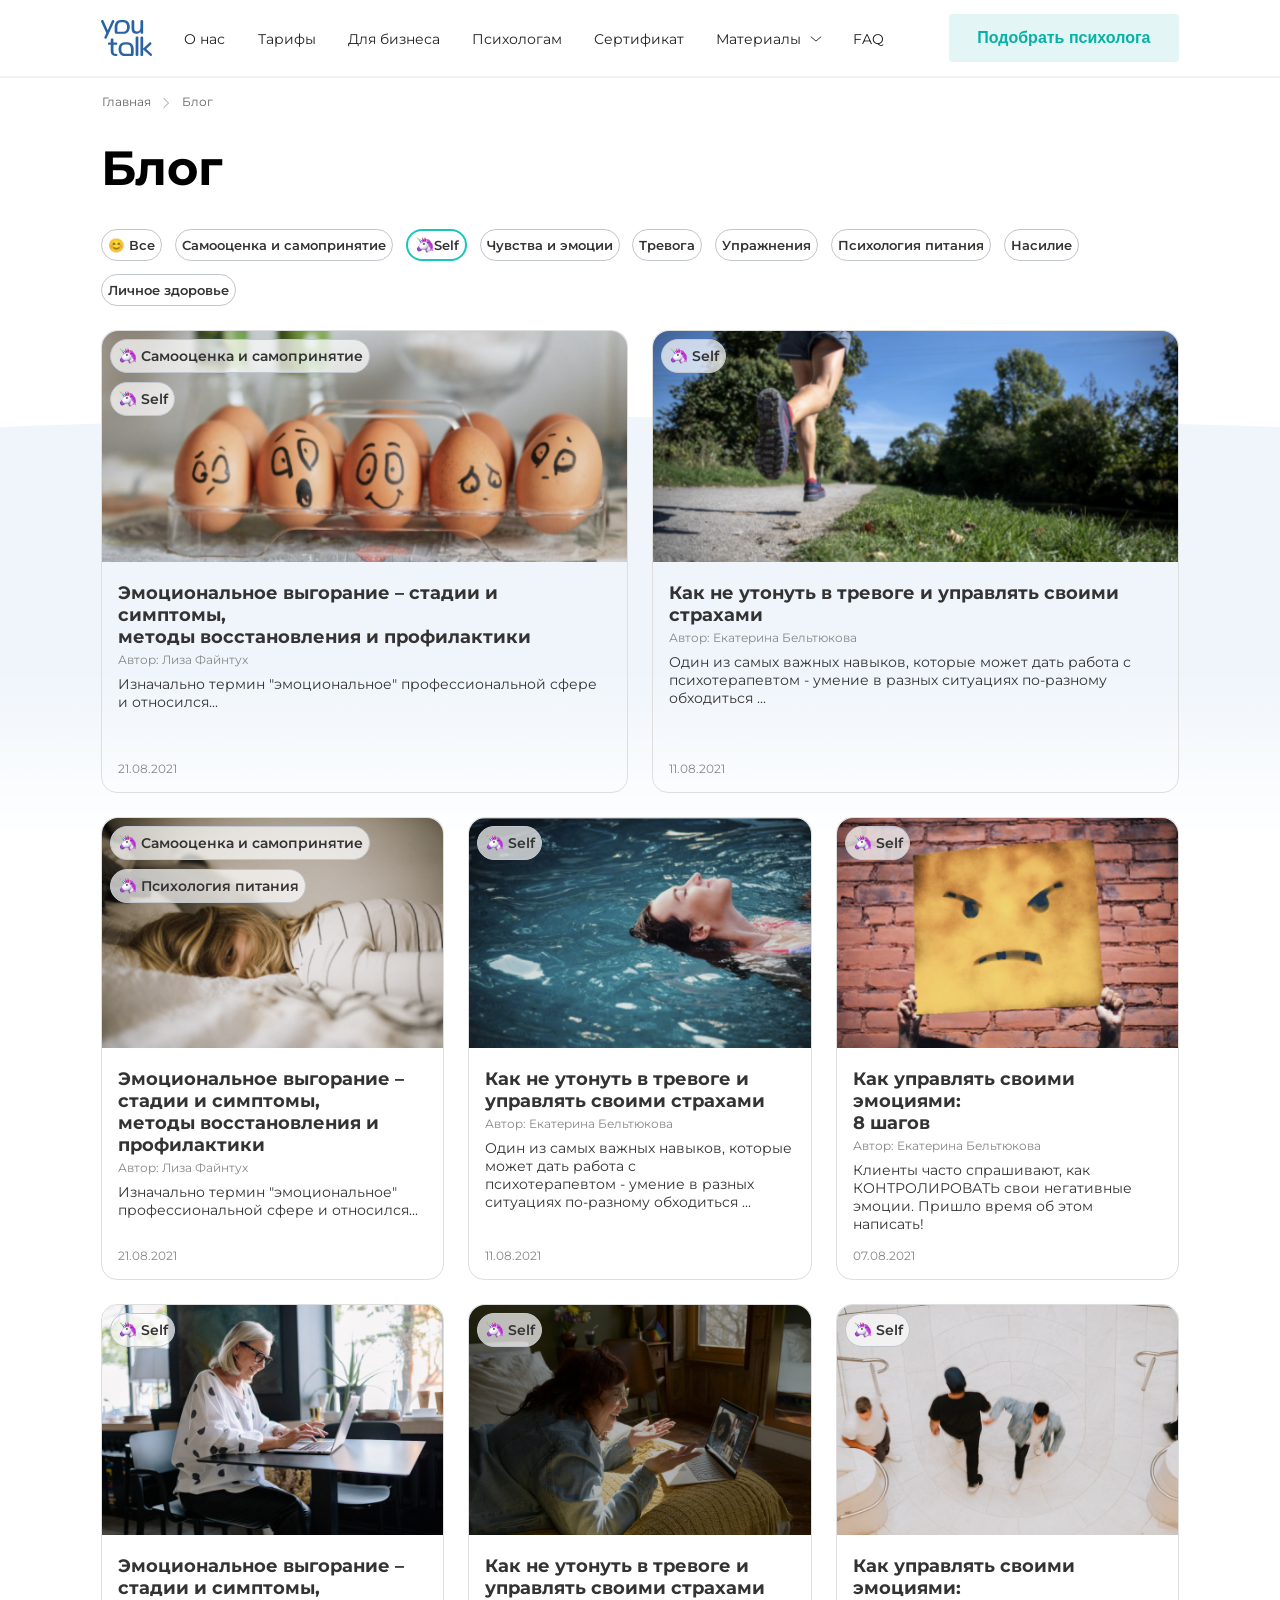
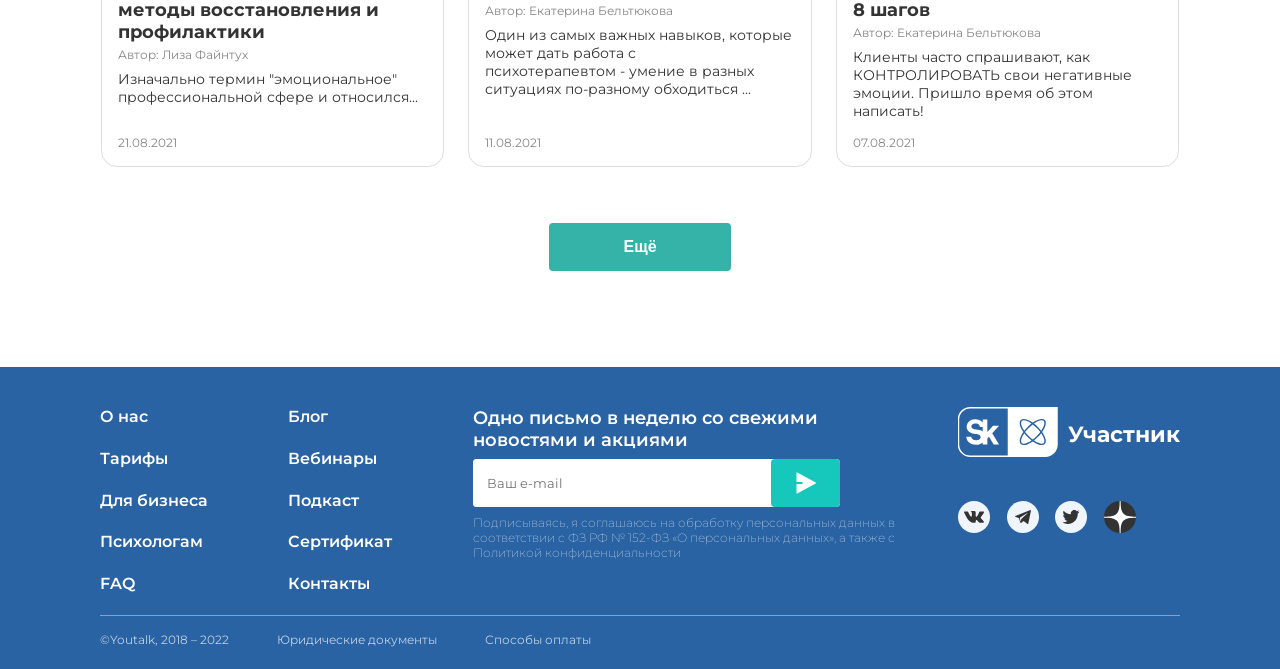
<file: index.html>
<!DOCTYPE html>
<html lang="ru">
<head>
    <meta charset="UTF-8">
    <meta name="viewport" content="width=device-width, initial-scale=1.0">
    <title>YouTalk Blog</title>
    <link rel="stylesheet" href="StylesForYT.css">
</head>
<body>
    <header class="header">   
        <nav class="header__nav">
            <img class="header__img" src="imagesForYT/logo.svg" alt="YouTalk">
            <a href="#" class="header__link">О нас</a>
            <a href="#" class="header__link">Тарифы</a>
            <a href="#" class="header__link">Для бизнеса</a>
            <a href="#" class="header__link">Психологам</a>
            <a href="#" class="header__link">Сертификат</a>
            <a href="#" class="header__link ForArrow">Материалы <img class="header__link_arrow_down" src="imagesForYT/down-arrow.svg" alt="list"></a>
            <a href="#" class="header__link">FAQ</a>
            <button type="button" class="header__btn">Подобрать психолога</button>
            <button type="button" class="header__burger"><svg class="header__burger_svg_color" width="18" height="18" viewBox="0 0 18 18" fill="CurrentColor" xmlns="http://www.w3.org/2000/svg">
                <path d="M0 3C0 2.44772 0.447715 2 1 2H17C17.5523 2 18 2.44772 18 3C18 3.55228 17.5523 4 17 4H1C0.447716 4 0 3.55228 0 3ZM0 9C0 8.44772 0.447715 8 1 8H17C17.5523 8 18 8.44772 18 9C18 9.55228 17.5523 10 17 10H1C0.447716 10 0 9.55228 0 9ZM0 15C0 14.4477 0.447715 14 1 14H17C17.5523 14 18 14.4477 18 15C18 15.5523 17.5523 16 17 16H1C0.447716 16 0 15.5523 0 15Z"/>
                </svg></button>
        </nav>
    </header>
    
    <main class="main">
        <div class="main__add">
        <span class="main__under-nav-1">
            Главная
            <img class="main__under-nav-arr" src="imagesForYT/right-arrow.svg" alt="-">
        </span>
        <span class="main__under-nav-2">
            Блог
        </span>
        </div>
        <h1>Блог</h1>
        <div class="main__buttons-for-navigation">
            <button class="main__btn">&#128522;&#32;Все</button>
            <button class="main__btn">Самооценка и самопринятие</button>
            <button class="main__btn btn-active"><img src="imagesForYT/Unicorn.svg" alt="Unicorn">Self</button>
            <button class="main__btn">Чувства и эмоции</button>
            <button class="main__btn">Тревога</button>
            <button class="main__btn">Упражнения</button>
            <button class="main__btn">Психология питания</button>
            <button class="main__btn">Насилие</button>
            <button class="main__btn">Личное здоровье</button>
        </div>
        <section class="main__grid-section">
            <article class="main__article-1"> <a href="Article.html" target="_blank">
            <img class="main__img-1" src="imagesForYT/Rectangle1.png" alt="eggs">
            <div class="main__unicorn"><img src="imagesForYT/Unicorn.svg" alt="*">Самооценка и самопринятие</div>
            <div class="main__unicorn"><img src="imagesForYT/Unicorn.svg" alt="*">Self</div>
            <div class="main__text-1">
                Эмоциональное выгорание – стадии и симптомы,<br>
                 методы восстановления и профилактики 
                <div class="main__text-1_red_12px"> Автор: Лиза Файнтух </div>
                <div class="main__text-1_red_14px">Изначально термин "эмоциональное" профессиональной сфере и относился... </div>
                <div class="main__time">21.08.2021</div> 
            </div>
            </a>
            </article>

            <article class="main__article-2"> <a href="Article.html" target="_blank">
                <img class="main__img-1" src="imagesForYT/Rectangle2.png" alt="eggs">
                <div class="main__unicorn "><img src="imagesForYT/Unicorn.svg" alt="*"> Self</div>
                <div class="main__text-1">
                    Как не утонуть в тревоге и управлять своими страхами
                    <div class="main__text-1_red_12px"> Автор: Екатерина Бельтюкова </div>
                    <div class="main__text-1_red_14px">Один из самых важных навыков, которые может дать работа с <br>
                    психотерапевтом - умение в разных ситуациях по-разному обходиться ...
                    </div>
                    <div class="main__time">11.08.2021 </div>
                </div>
                </a>
            </article>

            <article class="main__article-3"> <a href="Article.html" target="_blank">
                <img class="main__img-1" src="imagesForYT/Rectangle3.png" alt="eggs">
                <div class="main__unicorn"><img src="imagesForYT/Unicorn.svg" alt="*">Самооценка и самопринятие</div>
                <div class="main__unicorn"><img src="imagesForYT/Unicorn.svg" alt="*">Психология питания</div>
                <div class="main__text-1">
                    Эмоциональное выгорание – стадии и симптомы,<br>
                     методы восстановления и профилактики 
                    <div class="main__text-1_red_12px"> Автор: Лиза Файнтух </div>
                    <div class="main__text-1_red_14px">Изначально термин "эмоциональное" профессиональной сфере и относился... </div>
                    <div class="main__time">21.08.2021</div> 
                </div>
            </a>
            </article>

            <article class="main__article-4"> <a href="Article.html" target="_blank">
                <img class="main__img-1" src="imagesForYT/Rectangle4.png" alt="eggs">
                <div class="main__unicorn"><img src="imagesForYT/Unicorn.svg" alt="*"> Self</div>
                <div class="main__text-1">
                    Как не утонуть в тревоге и управлять своими страхами
                    <div class="main__text-1_red_12px"> Автор: Екатерина Бельтюкова </div>
                    <div class="main__text-1_red_14px">Один из самых важных навыков, которые может дать работа с <br>
                    психотерапевтом - умение в разных ситуациях по-разному обходиться ...
                    </div>
                    <div class="main__time">11.08.2021 </div>
                </div>
            </a>
            </article>

            <article class="main__article-5"> <a href="Article.html" target="_blank">
                <img class="main__img-1" src="imagesForYT/Rectangle5.png" alt="eggs">
                <div class="main__unicorn"><img src="imagesForYT/Unicorn.svg" alt="*"> Self</div>
                <div class="main__text-1">
                    Как управлять своими эмоциями:<br> 8 шагов
                    <div class="main__text-1_red_12px"> Автор: Екатерина Бельтюкова </div>
                    <div class="main__text-1_red_14px">Клиенты часто спрашивают, как КОНТРОЛИРОВАТЬ свои негативные эмоции. Пришло время об этом написать!
                    </div>
                    <div class="main__time">07.08.2021 </div>
                </div>
                </a>
            </article>

            <article class="main__article-6"> <a href="Article.html" target="_blank">
                <img class="main__img-1" src="imagesForYT/Rectangle6.png" alt="eggs">
                <div class="main__unicorn"><img src="imagesForYT/Unicorn.svg" alt="*"> Self</div>
                <div class="main__text-1">
                    Эмоциональное выгорание – стадии и симптомы,<br>
                     методы восстановления и профилактики 
                    <div class="main__text-1_red_12px"> Автор: Лиза Файнтух </div>
                    <div class="main__text-1_red_14px">Изначально термин "эмоциональное" профессиональной сфере и относился... </div>
                    <div class="main__time">21.08.2021</div> 
                </div>
                </a>
            </article>

            <article class="main__article-7"> <a href="Article.html" target="_blank">
                <img class="main__img-1" src="imagesForYT/Rectangle7.png" alt="eggs">
                <div class="main__unicorn"><img src="imagesForYT/Unicorn.svg" alt="*"> Self</div>
                <div class="main__text-1">
                    Как не утонуть в тревоге и управлять своими страхами
                    <div class="main__text-1_red_12px"> Автор: Екатерина Бельтюкова </div>
                    <div class="main__text-1_red_14px">Один из самых важных навыков, которые может дать работа с <br>
                    психотерапевтом - умение в разных ситуациях по-разному обходиться ...
                    </div>
                    <div class="main__time">11.08.2021 </div>
                </div>
                </a>
            </article>

            <article class="main__article-8"> <a href="Article.html" target="_blank">
                <img class="main__img-1" src="imagesForYT/Rectangle8.png" alt="eggs">
                <div class="main__unicorn"><img src="imagesForYT/Unicorn.svg" alt="*"> Self</div>
                <div class="main__text-1">
                    Как управлять своими эмоциями:<br> 8 шагов
                    <div class="main__text-1_red_12px"> Автор: Екатерина Бельтюкова </div>
                    <div class="main__text-1_red_14px">Клиенты часто спрашивают, как КОНТРОЛИРОВАТЬ свои негативные эмоции. Пришло время об этом написать!
                    </div>
                    <div class="main__time">07.08.2021 </div>
                </div>
                </a>
            </article>
        </section>
        <div class="main__btn-more"><button class="main__btn-more-btn">Ещё</button></div>
    </main>

    <footer class="footer">
        <section class="footer__flex">
            <section class="footer__all">
                <div class="footer__nav-1">
                    <a href="#">О нас</a>
                    <a href="#">Тарифы</a>
                    <a href="#">Для бизнеса</a>
                    <a href="#">Психологам</a>
                    <a href="#">FAQ</a>
                </div>
                <div class="footer__nav-2">
                    <a href="#">Блог</a>
                    <a href="#">Вебинары</a>
                    <a href="#">Подкаст</a>
                    <a href="#">Сертификат</a>
                    <a href="#">Контакты</a>
                </div>
                <div class="footer__nav-3">
                    <span class="footer__nav_span_1">Одно письмо в неделю со свежими <br>новостями и акциями</span>
                    <div class="footer__add-3">
                        <input class="footer__add-3_input_email" type="text" placeholder="Ваш e-mail " name="mail"> 
                        <button class="footer__add-3_btn_send"><img src="imagesForYT/ArrowForButton.svg" alt="->"></button>
                    </div>
                    <div class="footer__nav_span_2">Подписываясь, я соглашаюсь на обработку персональных данных в <br>
                        соответствии с ФЗ РФ № 152-ФЗ «О персональных данных», а также с <br>
                        Политикой конфиденциальности</div>
                </div>
                <div class="footer__nav-4">
                    <div class="footer__nav-4-row">
                        <div class="footer__Sk-A"><img src="imagesForYT/frameSk.svg" alt="Sk"></div>
                        <span class="footer__participant">Участник</span>
                    </div>
                    <div class="footer__social-media">
                        <a href="#"><img src="imagesForYT/vk.svg" alt="vk"></a>
                        <a href="#"><img src="imagesForYT/tg.svg" alt="tg"></a>
                        <a href="#"><img src="imagesForYT/twitter.svg" alt="twitter"></a>
                        <a href="#"><img src="imagesForYT/dzen.svg" alt="dzen"></a>
                    </div>
                </div>
            </section>
            <section class="footer__under-line">
                <a href="#">©Youtalk, 2018 – 2022</a>
                <a href="#">Юридические документы</a>
                <a href="#">Способы оплаты</a>
            </section>
        </section>
    </footer>
    <img class="main__big-frame" src="imagesForYT/big-frame.png" alt="*">
</body>
</html>
</file>
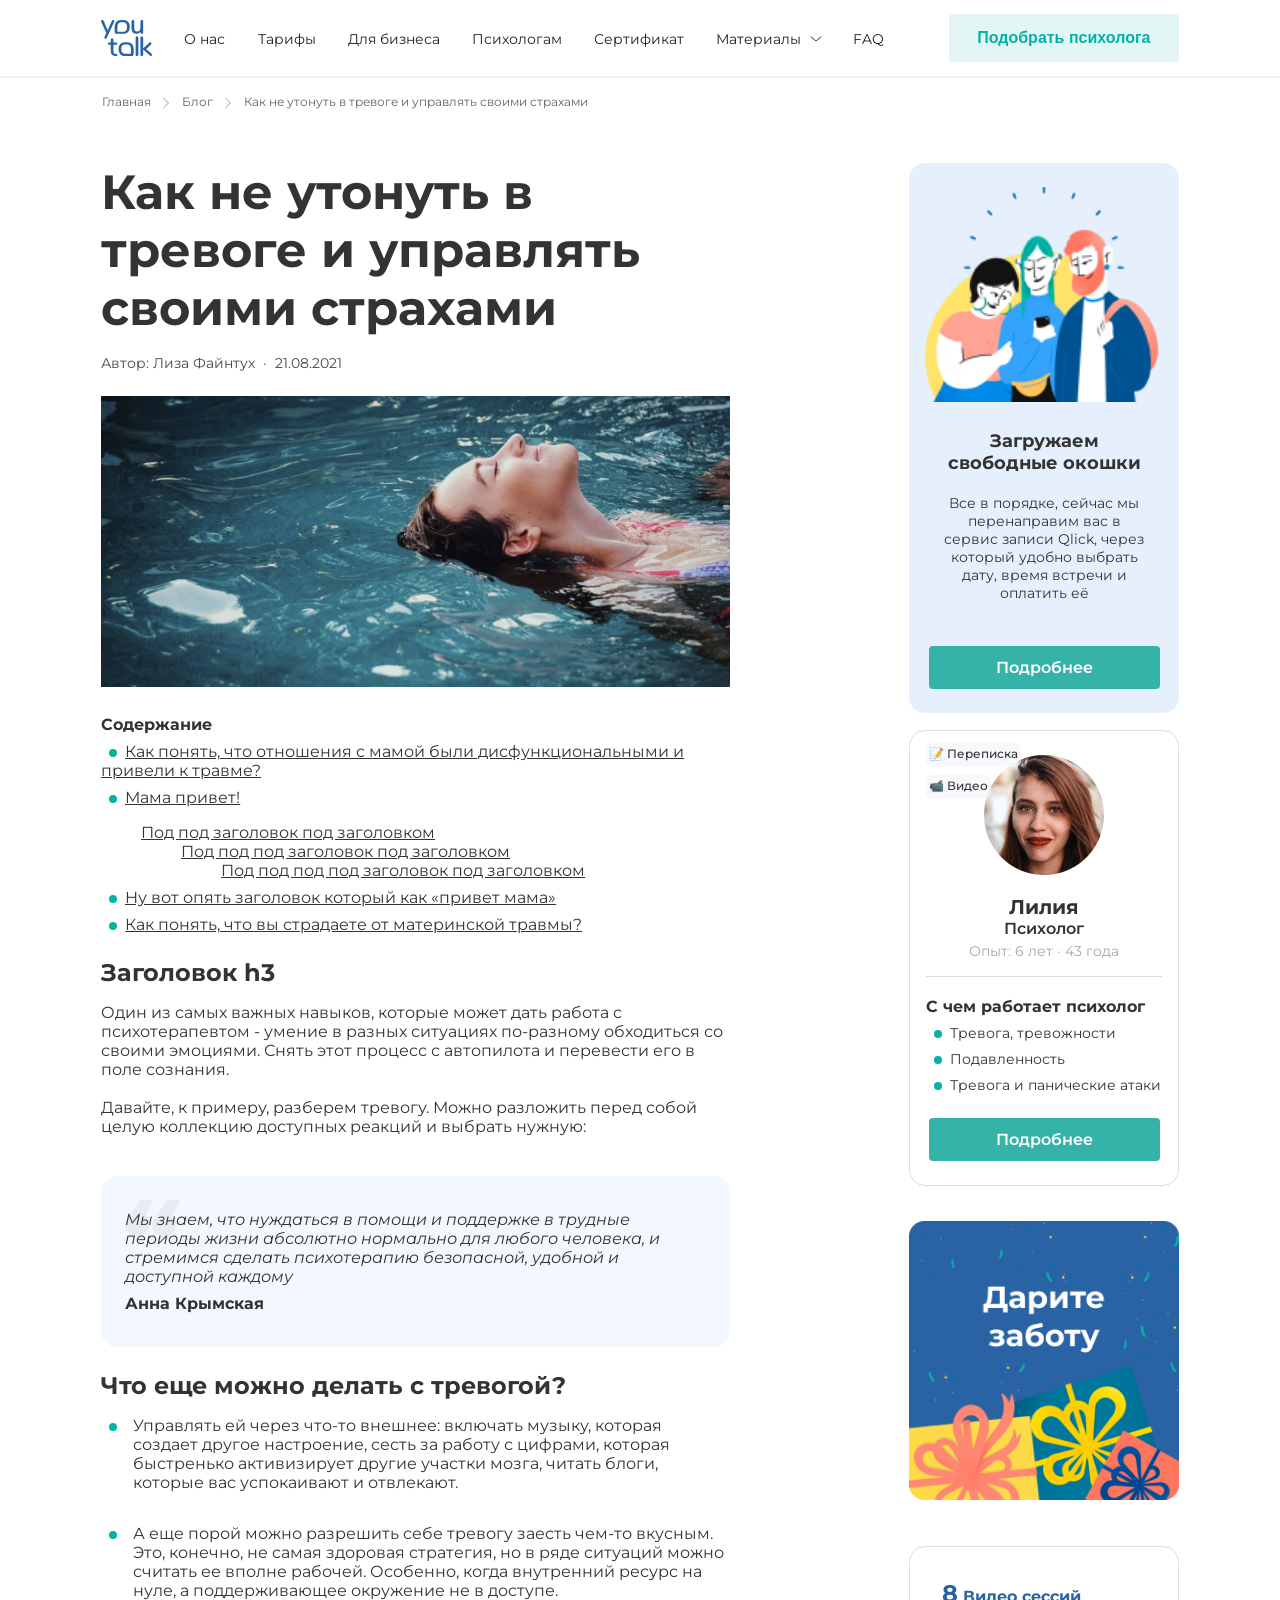
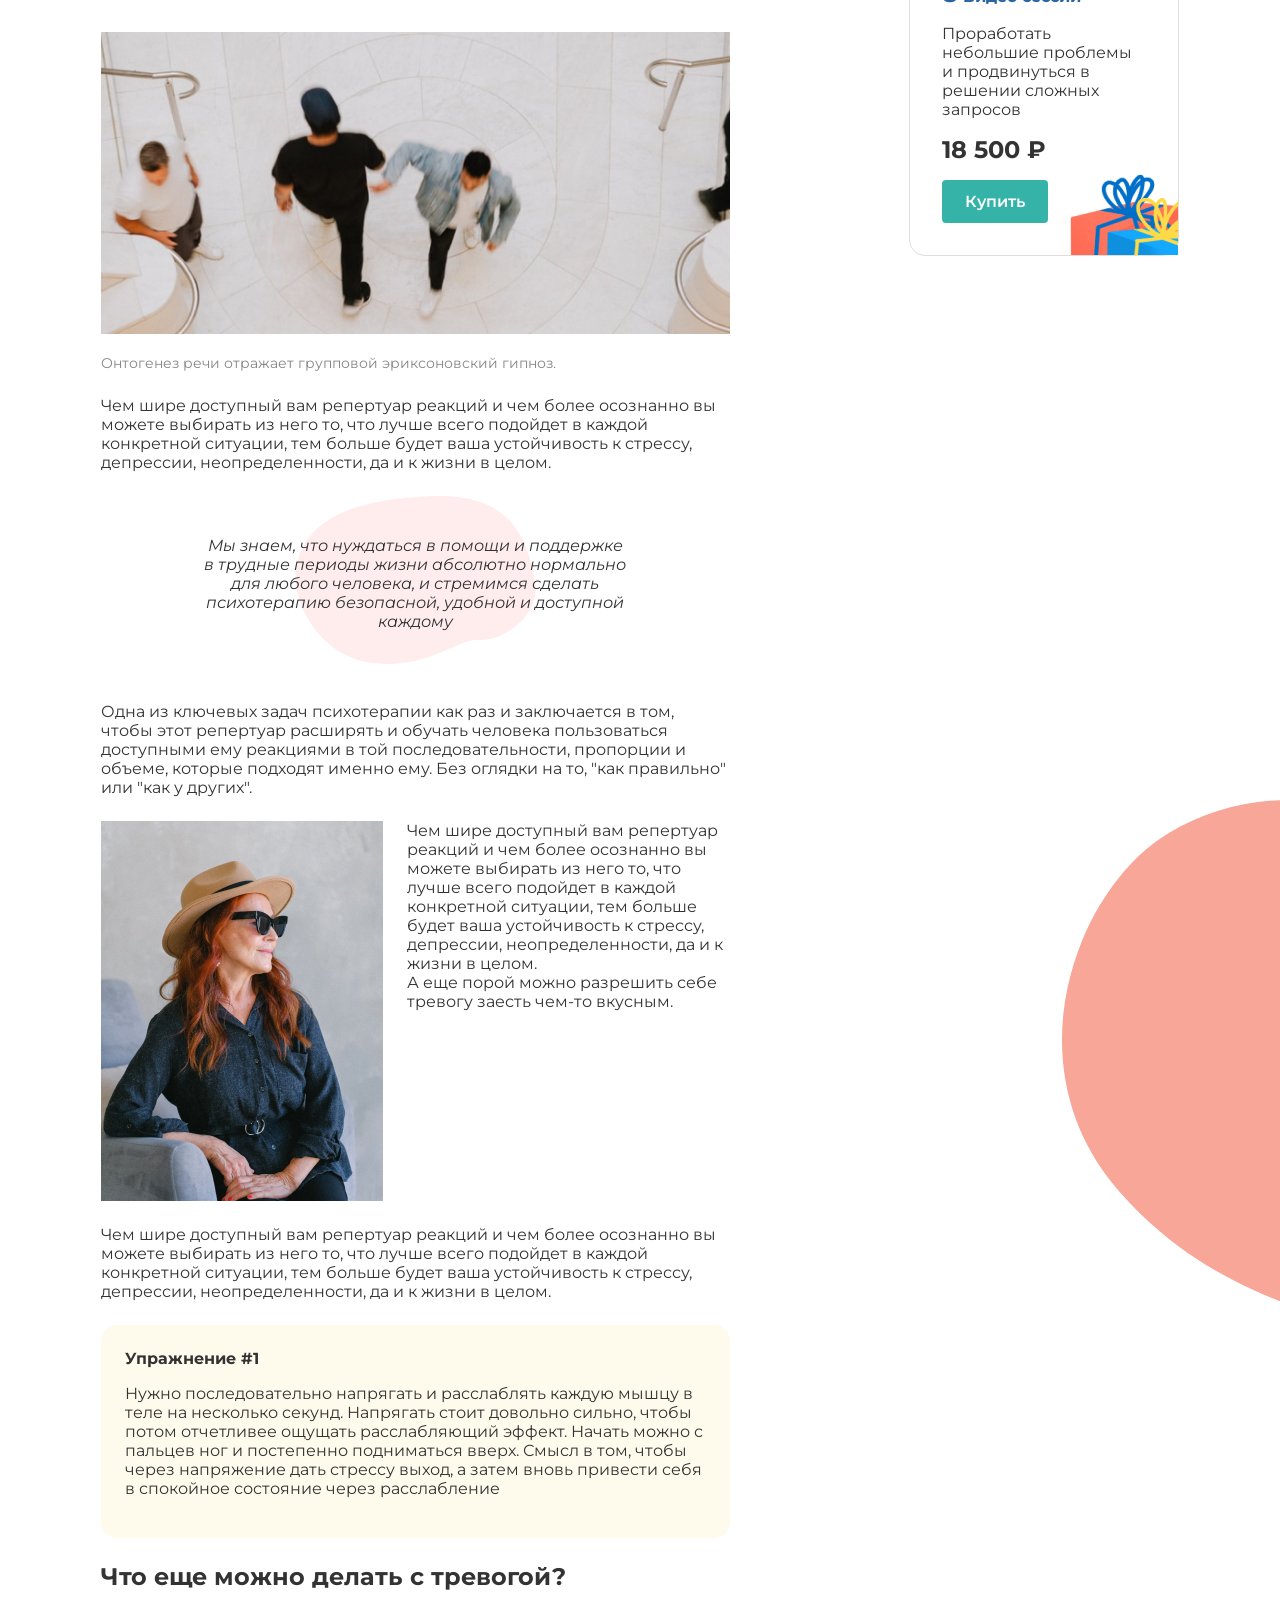
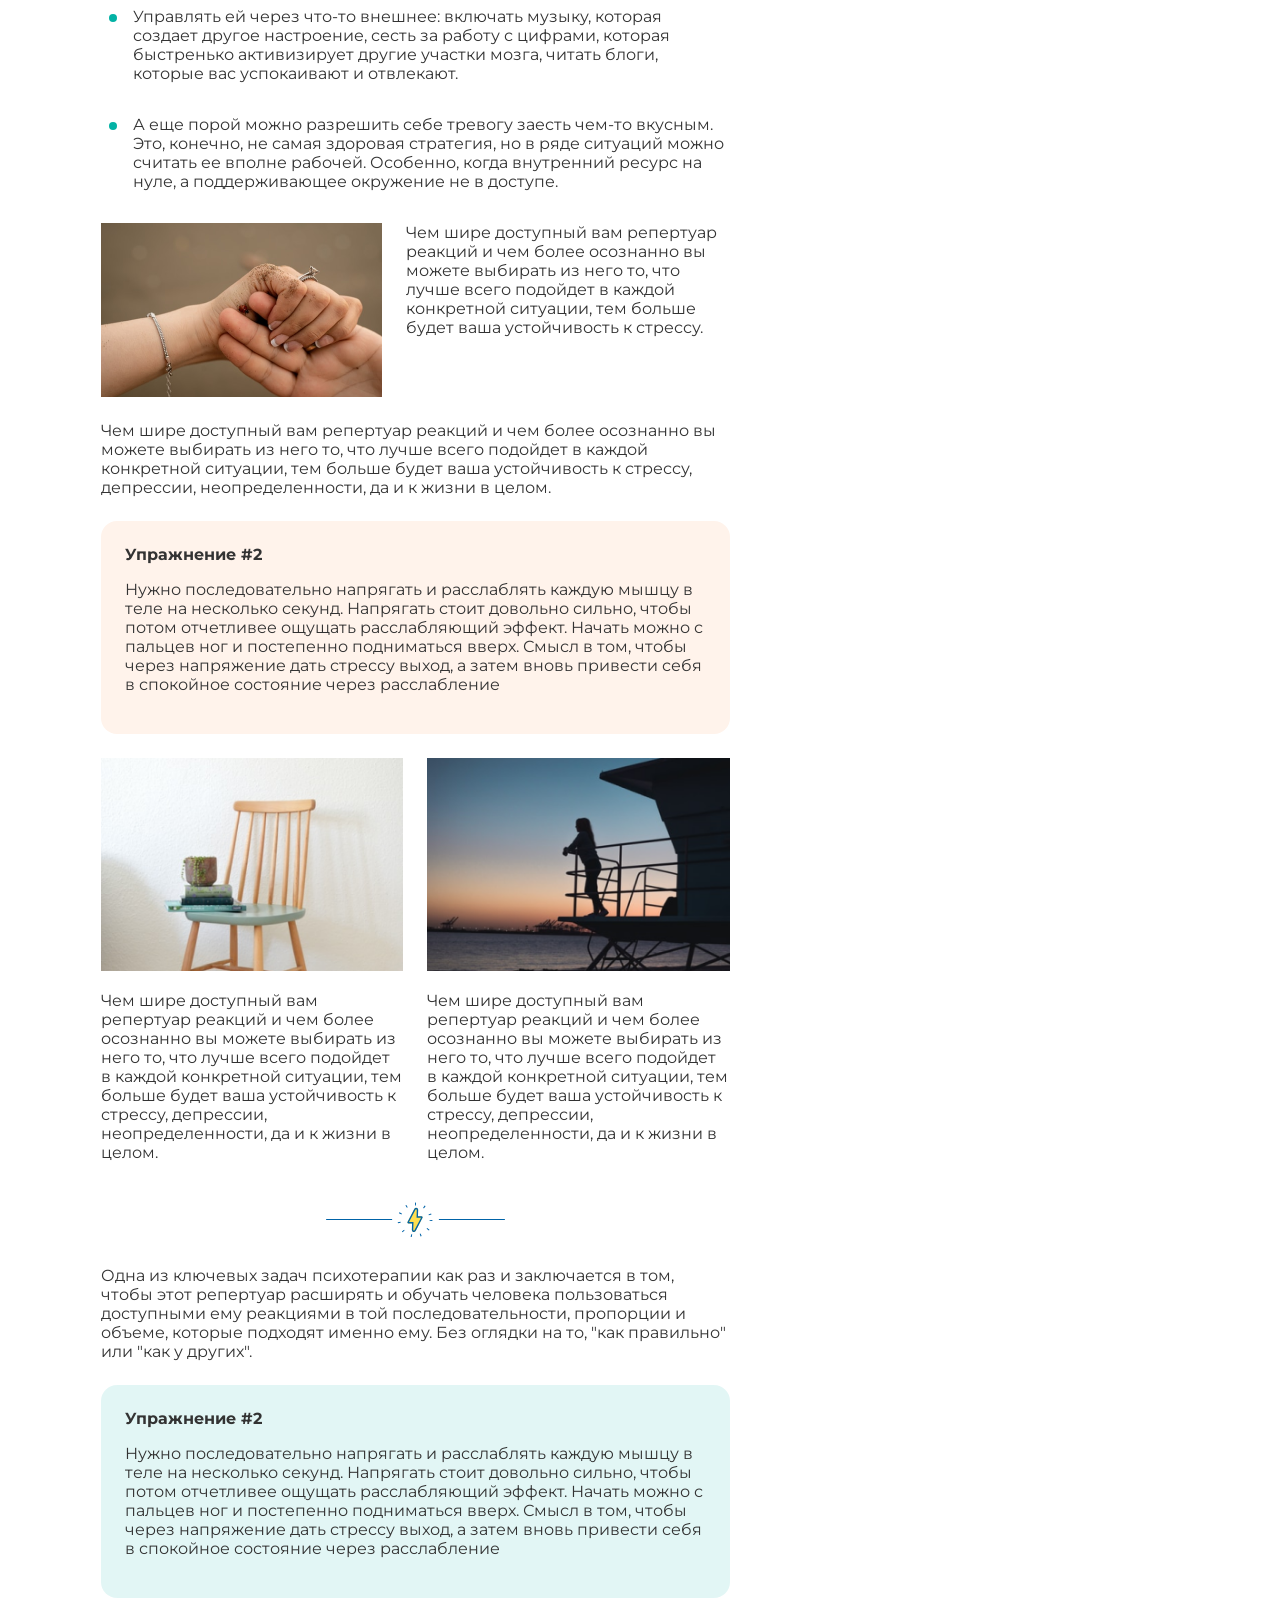
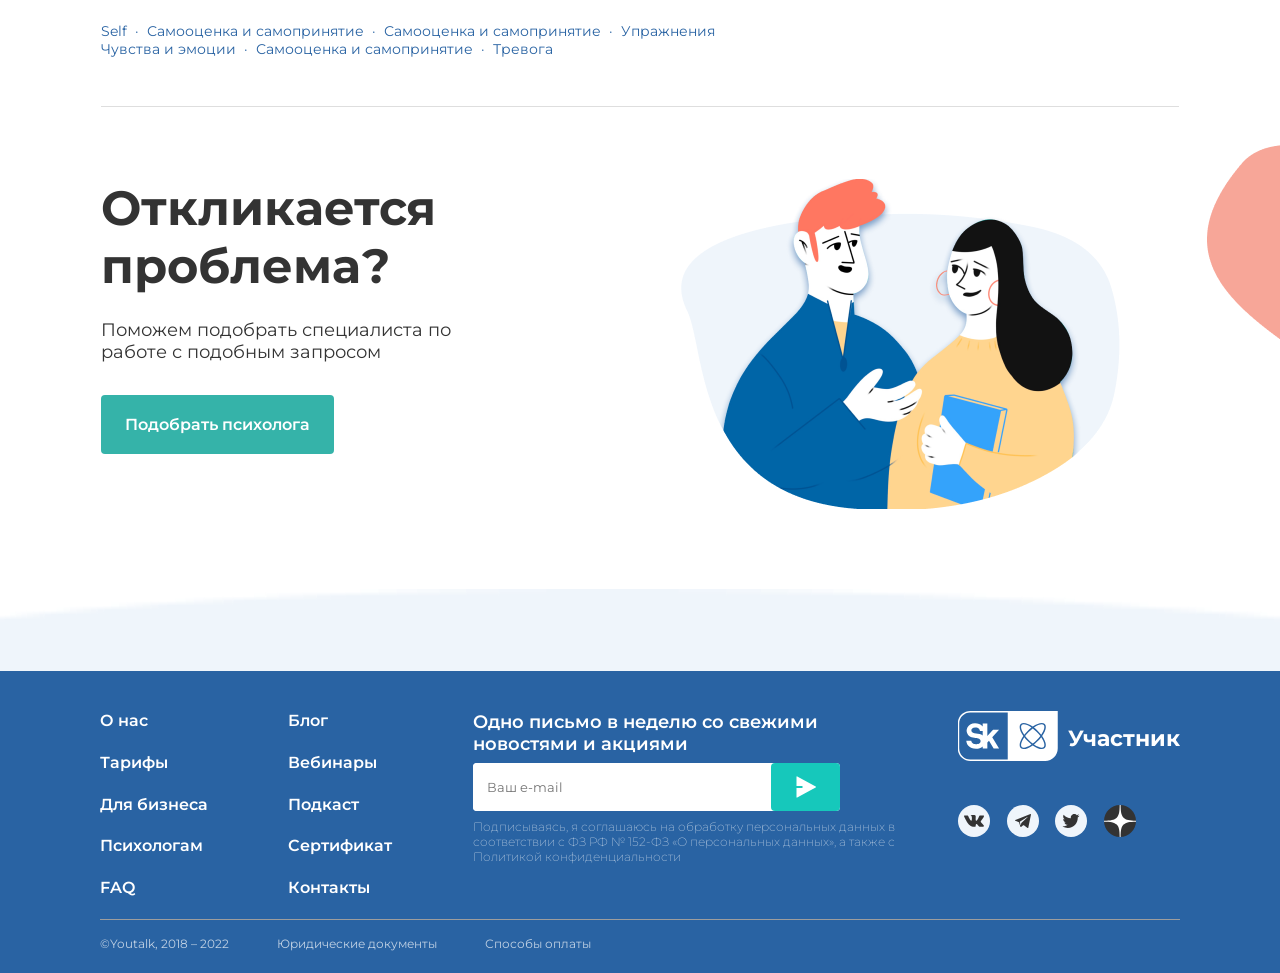
<file: Article.html>
<!DOCTYPE html>
<html lang="ru">
<head>
    <meta charset="UTF-8">
    <meta name="viewport" content="width=device-width, initial-scale=1.0">
    <title>YouTalk article</title>
    <link rel="stylesheet" href="StylesForYT.css">
    <link rel="stylesheet" href="OtherStylesForYT.css">
</head>
<body>
    <header class="header">   
        <nav class="header__nav">
            <img class="header__img" src="imagesForYT/logo.svg" alt="YouTalk">
            <a href="#" class="header__link">О нас</a>
            <a href="#" class="header__link">Тарифы</a>
            <a href="#" class="header__link">Для бизнеса</a>
            <a href="#" class="header__link">Психологам</a>
            <a href="#" class="header__link">Сертификат</a>
            <a href="#" class="header__link ForArrow">Материалы <img class="header__link_arrow_down" src="imagesForYT/down-arrow.svg" alt="list"></a>
            <a href="#" class="header__link">FAQ</a>
            <button type="button" class="header__btn">Подобрать психолога</button>
            <button type="button" class="header__burger"><svg class="header__burger_svg_color" width="18" height="18" viewBox="0 0 18 18" fill="CurrentColor" xmlns="http://www.w3.org/2000/svg">
                <path d="M0 3C0 2.44772 0.447715 2 1 2H17C17.5523 2 18 2.44772 18 3C18 3.55228 17.5523 4 17 4H1C0.447716 4 0 3.55228 0 3ZM0 9C0 8.44772 0.447715 8 1 8H17C17.5523 8 18 8.44772 18 9C18 9.55228 17.5523 10 17 10H1C0.447716 10 0 9.55228 0 9ZM0 15C0 14.4477 0.447715 14 1 14H17C17.5523 14 18 14.4477 18 15C18 15.5523 17.5523 16 17 16H1C0.447716 16 0 15.5523 0 15Z"/>
                </svg></button>
        </nav>
    </header>
    <main class="main">
        <div class="main__add">
            <span class="main__under-nav-1">
                Главная
                <img class="main__under-nav-arr" src="imagesForYT/right-arrow.svg" alt="-">
            </span>
            <span class="main__under-nav-2">
                Блог
                <img class="main__under-nav-arr" src="imagesForYT/right-arrow.svg" alt="-">
            </span>
            <span class="main__under-nav-3">
                Как не утонуть в тревоге и управлять своими страхами
            </span>
        </div>
        <section class="main__section-other">
            <article class="main__big">
            <h1>Как не утонуть в тревоге и управлять своими страхами</h1>
            <span class="main__autor">Автор: Лиза Файнтух &nbsp;·&nbsp; 21.08.2021 
                <span class="main__autor_disappear_self">&nbsp;·&nbsp;Self</span>
            </span>
            <img class="main__img_other_1" src="imagesForYT/other-1.png" alt="relax">
            <div class="main__content">
                <span>Содержание</span>        
                <div><img class="main__dot" src="imagesForYT/dot.svg" alt="*">Как понять, что отношения с мамой были дисфункциональными и привели к травме?</div>
                <div class="main__content-disappear">
                    <div><img class="main__dot" src="imagesForYT/dot.svg" alt="*">Мама привет! <ul>Под под заголовок под заголовком <ul>Под под под заголовок под заголовком <ul>Под под под под заголовок под заголовком</ul></ul></ul></div>
                    <div><img class="main__dot" src="imagesForYT/dot.svg" alt="*">Ну вот опять заголовок который как «привет мама»</div>
                </div>
                <div><img class="main__dot" src="imagesForYT/dot.svg" alt="*">Как понять, что вы страдаете от материнской травмы?</div>
            </div>
            <article class="main__h3">
                <h3 class="main__header">Заголовок h3</h3>
                <p>Один из самых важных навыков, которые может дать работа с психотерапевтом - умение в разных ситуациях
                 по-разному обходиться со своими эмоциями.  Снять этот процесс с автопилота и перевести его в поле сознания. <br> <br>
                 Давайте, к примеру, разберем тревогу. Можно разложить перед собой целую коллекцию доступных реакций и выбрать нужную:</p>
            </article>
            <article class="main__Krimskaya">
                <img src="imagesForYT/66.svg" alt="++">
                Мы знаем, что нуждаться в помощи и поддержке в трудные периоды жизни абсолютно нормально для любого человека,
                и стремимся сделать психотерапию безопасной, удобной и доступной каждому <br>
                <div>Анна Крымская</div>
            </article>
            <article class="main__anxiety">
                <h3 class="main__header">Что еще можно делать с тревогой?</h3>
                <div class="main__anxiety_flex_row"><img class="main__dot" src="imagesForYT/dot.svg" alt="*"><div>Управлять ей через что-то внешнее: включать музыку, которая создает другое настроение,
                    сесть за работу с цифрами, которая быстренько активизирует другие участки мозга, читать блоги, которые вас успокаивают и отвлекают.</div></div>
                <div class="main__anxiety_flex_row"><img class="main__dot" src="imagesForYT/dot.svg" alt="*"><div>А еще порой можно разрешить себе тревогу заесть чем-то вкусным. Это, конечно, не самая здоровая стратегия,
                    но в ряде ситуаций можно считать ее вполне рабочей. Особенно, когда внутренний ресурс на нуле, а поддерживающее окружение не в доступе.</div></div>
            </article>
            <article class="main__ontogenes">
                <img class="main__ontogenes-img" src="imagesForYT/other-2.png" alt="chill">
                <div class="main__ontogenes-txt">Онтогенез речи отражает групповой эриксоновский гипноз.</div>
            </article>
                <p class="main__big_txt_1">Чем шире доступный вам репертуар реакций и чем более осознанно вы можете выбирать из него то, что лучше всего подойдет в каждой
                    конкретной ситуации, тем больше будет ваша устойчивость к стрессу, депрессии, неопределенности, да и к жизни в целом.
                </p>
                <div class="main__big_txt_2">
                    <img class="main__big_txt_2-img" src="imagesForYT/spot-1.svg" alt="*"><p class="main__big_txt_2-p">Мы знаем, что нуждаться в помощи и поддержке в трудные
                        периоды жизни абсолютно нормально для любого человека, и стремимся сделать психотерапию безопасной, удобной и доступной каждому</p>
                </div>
                <p class="main__big_txt_3">Одна из ключевых задач психотерапии как раз и заключается в том, чтобы этот репертуар расширять и обучать
                        человека пользоваться доступными ему реакциями в той последовательности, пропорции и объеме, которые подходят именно ему. Без оглядки на то,
                        "как правильно" или "как у других".
                </p>
                <div class="main__big_txt_4">
                    <img src="imagesForYT/other-3.png" alt="chill">
                    <p class="main__big_txt_4-p">Чем шире доступный вам репертуар реакций и чем более осознанно вы можете выбирать из него то, что
                        лучше всего подойдет в каждой конкретной ситуации, тем больше будет ваша устойчивость к стрессу, депрессии, неопределенности, да и к жизни в целом. <br>
                        А еще порой можно разрешить себе тревогу заесть чем-то вкусным.
                    </p>
                </div>
                <p class="main__big_txt_5">
                    Чем шире доступный вам репертуар реакций и чем более осознанно вы можете выбирать из него то, что лучше всего подойдет в каждой
                    конкретной ситуации, тем больше будет ваша устойчивость к стрессу, депрессии, неопределенности, да и к жизни в целом.
                </p>
                <div class="main__big_txt_6">
                    <p class="main__big_txt_6-p">Упражнение #1</p>    
                    <p>Нужно последовательно напрягать и расслаблять каждую мышцу в теле на несколько секунд. Напрягать стоит довольно сильно, чтобы
                    потом отчетливее ощущать расслабляющий эффект. Начать можно с пальцев ног и постепенно подниматься вверх. Смысл в том, чтобы через 
                    напряжение дать стрессу выход, а затем вновь привести себя в спокойное состояние через расслабление
                    </p>
                </div>
                <article class="main__anxiety">
                    <h3 class="main__header">Что еще можно делать с тревогой?</h3>
                    <div class="main__anxiety_flex_row"><img class="main__dot" src="imagesForYT/dot.svg" alt="*"><div>Управлять ей через что-то внешнее: включать музыку, которая создает другое настроение,
                        сесть за работу с цифрами, которая быстренько активизирует другие участки мозга, читать блоги, которые вас успокаивают и отвлекают.</div></div>
                    <div class="main__anxiety_flex_row"><img class="main__dot" src="imagesForYT/dot.svg" alt="*"><div>А еще порой можно разрешить себе тревогу заесть чем-то вкусным. Это, конечно, не самая здоровая стратегия,
                        но в ряде ситуаций можно считать ее вполне рабочей. Особенно, когда внутренний ресурс на нуле, а поддерживающее окружение не в доступе.</div></div>
                </article>
                <div class="main__big_txt_7">
                    <img src="imagesForYT/other-4.png" alt="chill">
                    <p class="main__big_txt_7-p">Чем шире доступный вам репертуар реакций и чем более осознанно вы можете выбирать из него то, что лучше всего подойдет
                     в каждой конкретной ситуации, тем больше будет ваша устойчивость к стрессу.
                    </p>
                </div>
                <p class="main__big_txt_8">Чем шире доступный вам репертуар реакций и чем более осознанно вы можете выбирать из него то, что лучше всего подойдет 
                в каждой конкретной ситуации, тем больше будет ваша устойчивость к стрессу, депрессии, неопределенности, да и к жизни в целом.
                </p>
                <div class="main__big_txt_6 repeat-1">
                    <p class="main__big_txt_6-p">Упражнение #2</p>    
                    <p>Нужно последовательно напрягать и расслаблять каждую мышцу в теле на несколько секунд. Напрягать стоит довольно сильно, чтобы
                    потом отчетливее ощущать расслабляющий эффект. Начать можно с пальцев ног и постепенно подниматься вверх. Смысл в том, чтобы через 
                    напряжение дать стрессу выход, а затем вновь привести себя в спокойное состояние через расслабление
                    </p>
                </div>
                <div class="main__big_txt_9">
                    <div>
                        <img class="main__big_txt_9-img" src="imagesForYT/other-5.png" alt="chill">
                        <p>Чем шире доступный вам репертуар реакций и чем более осознанно вы можете выбирать из него то, что лучше всего подойдет в каждой конкретной
                        ситуации, тем больше будет ваша устойчивость к стрессу, депрессии, неопределенности, да и к жизни в целом.
                        </p>
                    </div>
                    <div class="main__big_txt_9-div">
                        <img class="main__big_txt_9-img"  src="imagesForYT/other-6.png" alt="chill">
                        <p>Чем шире доступный вам репертуар реакций и чем более осознанно вы можете выбирать из него то, что лучше всего подойдет в 
                        каждой конкретной ситуации, тем больше будет ваша устойчивость к стрессу, депрессии, неопределенности, да и к жизни в целом.
                        </p>
                    </div>
                </div>
                <div class="main__big_txt_10">
                <img src="imagesForYT/lightning.svg" alt="---">
                </div>
                <p class="main__big_txt_11">Одна из ключевых задач психотерапии как раз и заключается в том, чтобы этот репертуар расширять и обучать человека пользоваться 
                доступными ему реакциями в той последовательности, пропорции и объеме, которые подходят именно ему. Без оглядки на то, "как правильно" или "как у других".
                </p>
                <div class="main__big_txt_6 repeat-2">
                    <p class="main__big_txt_6-p">Упражнение #2</p>    
                    <p>Нужно последовательно напрягать и расслаблять каждую мышцу в теле на несколько секунд. Напрягать стоит довольно сильно, чтобы
                    потом отчетливее ощущать расслабляющий эффект. Начать можно с пальцев ног и постепенно подниматься вверх. Смысл в том, чтобы через 
                    напряжение дать стрессу выход, а затем вновь привести себя в спокойное состояние через расслабление
                    </p>
                </div>
                <div class="main__big_txt_12">
                    <a href="#">Self</a>
                    <a>·</a>
                    <a href="#">Самооценка и самопринятие</a>
                    <a>·</a>
                    <a href="#">Самооценка и самопринятие</a>
                    <a>·</a>
                    <a href="#">Упражнения</a>
                    <a href="#">Чувства и эмоции</a>
                    <a>·</a>
                    <a href="#">Самооценка и самопринятие</a>
                    <a>·</a>
                    <a href="#">Тревога</a> 
                </div>
            </article>
            <aside class="main__aside">
                <aside class="main__aside-1">
                    <img class="main__aside-1-img" src="imagesForYT/aside-1.png" alt="chill">
                    <p class="main__aside-1-p">Загружаем <br> свободные окошки</p>
                    <p class="main__aside-1-pp">Все в порядке, сейчас мы перенаправим вас в сервис записи Qlick, через который удобно выбрать дату,  время встречи и оплатить её
                    </p>
                    <button class="main__aside-1-btn">Подробнее</button>
                </aside>
                <aside class="main__aside-2">
                    <img class="main__aside-2-img" src="imagesForYT/aside-2.png" alt="chill">
                    <p class="main__aside-2-p">&#128221; Переписка</p>
                    <p class="main__aside-2-pp">&#128249; Видео</p>
                    <p class="main__aside-2-ppp">Лилия <br> Психолог</p>
                    <p class="main__aside-2-pppp">Опыт: 6 лет · 43 года </p>
                    <div class="main__aside-2_div_list">
                        <span>С чем работает психолог</span>        
                        <div><img class="main__dot" src="imagesForYT/dot.svg" alt="*">Тревога, тревожности</div>
                        <div><img class="main__dot" src="imagesForYT/dot.svg" alt="*">Подавленность</div>
                        <div><img class="main__dot" src="imagesForYT/dot.svg" alt="*">Тревога и панические атаки</div>
                    </div>
                    <button class="main__aside-1-btn">Подробнее</button>
                </aside>
                <aside class="main__aside-3">
                    <img class="main__aside-3-img" src="imagesForYT/aside-3.png" alt="chill">
                </aside>
                <aside class="main__aside-4">
                    <div class="main__aside-4-div">
                        <span class="main__aside-4-span"><span>8</span> Видео сессий</span>
                        <p class="main__aside-4-p">Проработать небольшие проблемы и продвинуться в решении сложных запросов</p>
                        <p class="main__aside-4-pp">18 500 ₽</p>
                        <button class="main__aside-4-btn">Купить</button>
                    </div>
                    <img class="main__aside-4-img-1" src="imagesForYT/present-1.png" alt="*">
                    <img class="main__aside-4-img-2" src="imagesForYT/present-2.png" alt="*">
                </aside>
            </aside>
        </section>
        <section class="main__under-big">
            <div class="main__under-big-left">
                <p class="main__under-big-p">Откликается <br> проблема?</p>
                <p class="main__under-big-pp">Поможем подобрать специалиста по работе с подобным запросом</p>
                <button class="main__under-big-btn">Подобрать психолога</button>
            </div> 
            <div class="main__under-big-right">
                <img class="main__under-big-img" src="imagesForYT/m-and-w.png" alt="*">
            </div> 
        </section>
    </main>
        <footer class="footer">
        <section class="footer__flex">
            <section class="footer__all">
                <div class="footer__nav-1">
                    <a href="#">О нас</a>
                    <a href="#">Тарифы</a>
                    <a href="#">Для бизнеса</a>
                    <a href="#">Психологам</a>
                    <a href="#">FAQ</a>
                </div>
                <div class="footer__nav-2">
                    <a href="#">Блог</a>
                    <a href="#">Вебинары</a>
                    <a href="#">Подкаст</a>
                    <a href="#">Сертификат</a>
                    <a href="#">Контакты</a>
                </div>
                <div class="footer__nav-3">
                    <span class="footer__nav_span_1">Одно письмо в неделю со свежими <br>новостями и акциями</span>
                    <div class="footer__add-3">
                        <input class="footer__add-3_input_email" type="text" placeholder="Ваш e-mail " name="mail"> 
                        <button class="footer__add-3_btn_send"><img src="imagesForYT/ArrowForButton.svg" alt="->"></button>
                    </div>
                    <div class="footer__nav_span_2">Подписываясь, я соглашаюсь на обработку персональных данных в <br>
                        соответствии с ФЗ РФ № 152-ФЗ «О персональных данных», а также с <br>
                        Политикой конфиденциальности</div>
                </div>
                <div class="footer__nav-4">
                    <div class="footer__nav-4-row">
                        <div class="footer__Sk-A"><img src="imagesForYT/frameSk.svg" alt="Sk"></div>
                        <span class="footer__participant">Участник</span>
                    </div>
                    <div class="footer__social-media">
                        <a href="#"><img src="imagesForYT/vk.svg" alt="vk"></a>
                        <a href="#"><img src="imagesForYT/tg.svg" alt="tg"></a>
                        <a href="#"><img src="imagesForYT/twitter.svg" alt="twitter"></a>
                        <a href="#"><img src="imagesForYT/dzen.svg" alt="dzen"></a>
                    </div>
                </div>
            </section>
            <section class="footer__under-line">
                <a href="#">©Youtalk, 2018 – 2022</a>
                <a href="#">Юридические документы</a>
                <a href="#">Способы оплаты</a>
            </section>
        </section>
        <img class="main__big-frame-other" src="imagesForYT/big-frame-other.png" alt="*">    
    </footer>
    <img class="main__big-spot" src="imagesForYT/big-spot.svg" alt="Ыыы">
    <img class="main__small-spot" src="imagesForYT/small-spot.png" alt="Ыыы">
</body>
</html>
</file>
<file: StylesForYT.css>
@import url('https://fonts.googleapis.com/css2?family=Montserrat:ital,wght@0,100..900;1,100..900&display=swap');

body{
    font-family: "Montserrat", sans-serif;
    font-weight: 400;
    font-style: medium;
    font-size: 14px;
    box-sizing: border-box;
    margin: 0;
}

.main__big-frame{
    position: absolute;
    width: 100%;
    top: 417px;
    z-index: -1;
}

/* Стили по шапке */
.header__nav{
    display: flex;
    text-decoration: none;
    height: 76px;
    border-bottom: solid 2px rgba(128, 128, 128, 0.1);
}

.header__img{
    margin: 20px auto 20px 7.9%;
}

.header__link{
    text-decoration: none;
    color: rgb(33, 33, 33);
    margin-top: 30px;
    margin-right: auto;
    white-space: nowrap;
}

.header__link:hover{
    color:#03B2A5;
}

.ForArrow{
    margin-right: 52px;
}

.header__link_arrow_down{
    position: absolute;
    margin-top: 2px;
    margin-left: 8px;
}

.header__btn{
    width: 230px;
    height: 48px;
    margin: 14px 7.9% 14px auto;
    cursor: pointer;
    color: #03B2A5;
    background-color: #e3f5f5;
    font-size: 16px;
    font-weight: bold;
    border: none;
    padding: 14px 20px 14px 20px;
    border-radius: 4px;
    white-space: nowrap;
}

.header__btn:hover{
    color: rgb(33, 33, 33);
}

.header__burger{
    background-color: #ffffff;
    border: none;
    cursor: pointer;
    display: none;
}

.header__burger_svg_color{
    fill: #03B2A5;
}

.header__burger_svg_color:hover{
    stroke: #2963A3;
}

/* Стили по мейну */

.main__add{
    margin-top: 16px;
    margin-left: 8%;
    font-size: 12px;
    opacity: 70%;
    color: rgb(33, 33, 33);
}

.main__under-nav-arr{
position: absolute;
margin-left: 4px;
margin-top: 1px;
}

.main__under-nav-2, .main__under-nav-3{
    margin-left: 28px;
}

.main__under-nav-1, .main__under-nav-2{
    position: relative;
}

h1{
    font-size: 48px;
    font-weight: bold;
    margin-left: 7.9%;
    margin-top: 30px;    
}

.main__buttons-for-navigation{
    display: flex;
    margin-top: 32px;
    margin-left: 7.9%;
    margin-right: 7.9%;
    flex-wrap: wrap;
    gap: 1vw;
}

.main__btn{
    display: flex;
    align-items:center;
    font-family: "Montserrat", sans-serif;
    font-weight: 600;
    color: #333333;
    background-color: white;
    border: solid 1px #c1c5cd;
    border-radius: 24px;
    height: 32px;
    cursor: pointer;
}

.main__btn:hover{
    border: solid 1px #16C8BB;
}

.btn-active{
    border: solid 2px #16C8BB;
}

.main__grid-section{
    display: grid;
    grid-template-columns: repeat(6, 1fr);
    grid-template-rows: repeat(3, 1fr);
    margin: 24px 7.9% 24px;
    gap: 24px;
}

.main__article-1{
    grid-column: 1/4;
    grid-row: 1;
}

.main__article-2{
    grid-column: 4/7;
    grid-row: 1;
}

.main__article-3{
    grid-column: 1/3;
    grid-row: 2;
}

.main__article-4{
    grid-column: 3/5;
    grid-row: 2;
}

.main__article-5{
    grid-column: 5/7;
    grid-row: 2;
}

.main__article-6{
    grid-column: 1/3;
    grid-row: 3;
}

.main__article-7{
    grid-column: 3/5;
    grid-row: 3;
}

.main__article-8{
    grid-column: 5/7;
    grid-row: 3;  
}

.main__article-1, .main__article-2, .main__article-3, .main__article-4, .main__article-5, .main__article-6, .main__article-7, .main__article-8{
    border: 1px solid #dedede;
    border-radius: 16px;
    position: relative;
}

a{
    text-decoration: none;
}

.main__img-1{
    border-top-left-radius: 16px;
    border-top-right-radius: 16px;
    width: 100%;
}

.main__unicorn{
    display: flex;
    justify-content: space-evenly;
    align-items: center;
    position: absolute;
    z-index: 1;
    top: 8px;
    left: 8px;
    color:#333333;
    background-color: #ffffffb4;
    border: 1px solid #c1c5cd;
    border-radius: 24px;
    padding: 6px;
    font-weight: 600;
    width: auto;
    white-space: nowrap;
    text-indent: 4px;
}

.main__unicorn:nth-of-type(2){   
    margin-top: 43px;
}

.main__text-1{
    display: flex;
    flex-direction: column;
    justify-content: start;
    font-size: 18px;
    font-weight: bold;
    padding: 16px;
    color:#333333;
    max-height: 280px;
    }

.main__text-1_red_12px, .main__time{
    margin-top: 4px;
    font-size: 12px;
    font-weight: 400;
    color:#868686;
}

.main__text-1_red_14px{
    margin-top: 8px;
    font-size: 14px; 
    font-weight: 400;
    color:#333333;
    margin-bottom:30px;
}

.main__time{
    position: absolute;
    bottom:16px;
}

.main__btn-more{
    display: flex;
    margin: 0 auto;
}

.main__btn-more-btn{
margin: 32px auto 96px;
width: 182px;
height: 48px;
cursor:pointer;
border-radius: 4px;
background-color:#35B3A9;
border:none;
color:#ffffff;
font-weight: bold;
font-size: 16px;
}

.main__btn-more-btn:hover{
    background-color:#333333;
}

/* Стили по футеру */

.footer__flex{
    background-color: #2963A3;
    min-height: 302px;
    padding: 40px 7.8% 54px 7.8%;
    box-sizing: border-box;
}

.footer__all{
    display: flex;
    border-bottom:solid 1px #9d9d9d;
    justify-content: space-between;
}

.footer__nav-1, .footer__nav-2, .footer__nav-3, .footer__nav-4{
    display: flex;
    flex-direction: column;
}

.footer__nav-1, .footer__nav-2{
    min-height: 208px;
    margin-right: 17px;
}

.footer__all a{
    color: #ffffff;
    font-weight: 600;
    font-size: 16px;
    height: 100%;
}

.footer__all a:hover{
    color: #333333;
}

.footer__nav_span_1{
    color: #ffffff;
    font-size: 18px;
    font-weight: 600;
}

.footer__nav_span_2{
    color: #ffffff;
    opacity: 70%;
    font-size: 12px;
    margin-top: 8px;
    font-weight: 200;
}

.footer__add-3{
margin-top: 8px;
display: flex;
background-color: #ffffff;
border-radius: 4px;
width: 87%;
}

.footer__add-3_input_email{
    width: 100%;
    height: 48px;
    padding: 14px;
    box-sizing: border-box;
    border: none;
    border-radius: 4px;
    font-family: "Montserrat", sans-serif;
    color: #9d9d9d;
}

.footer__add-3_input_email:focus{
    outline: none;
}

.footer__add-3_btn_send{
    height: 48px;
    width: 22%;
    background-color: #16C8BB;
    border-radius: 4px;
    border:none;
    padding: 12px;
    cursor: pointer;
}

.footer__add-3_btn_send:hover{
    background-color:#333333;
}

.footer__nav-4-row{
    display: flex;
}

.footer__participant{
    font-size: 22px;
    font-weight: bold;
    color:#ffffff;
    margin-left: 10px;
    margin-top: 6%;
}

.footer__social-media{
    display: flex;
    width: 80%;
    margin-top: 18%;
    padding-bottom: 26px;
    justify-content: space-between;
}

.footer__under-line{
    display: flex;
    justify-content: start;
    margin-top: 16px;
    width: 50%;
    margin-bottom: -32px;
    white-space: nowrap;
    gap: 48px;
}

.footer__under-line a{
    color: #ffffff;
    opacity: 70%;
    font-size: 12px;
}

/* Гибкая + Адаптивная = Отзывчивая */

@media(max-width:1200px){
    .main__big-frame{
        display: none;
    }
    .header__img{
        margin: 20px auto 20px 2%;
    }
    .header__btn{
        margin: 14px 2% 14px auto;
    }
    .main__add{
        margin-left: 2.1%;
    }
    h1{
        margin-left: 2%;
    }
    .main__buttons-for-navigation{
        margin-left: 2%;
        margin-right: 2%;
    }
    .main__grid-section{
        margin: 24px 2% 24px;
    }
    .main__btn-more-btn{
        margin: 11px auto 60px;
    }
    .footer__flex{
        padding: 40px 2% 54px 2%;
    }
}

@media (max-width: 1000px) {
    .header__btn, .header__link{
        display: none;
    }
    .header__burger{
        display: block;
        margin-right: 18px;
    }
    .header__img{
        margin: 20px auto 20px 1.5%;
    }
    .header__btn{
        margin: 14px 1.5% 14px auto;
    }
    .main__add{
        margin-left: 1.6%;
    }
    h1{
        margin-left: 1.5%;
    }
    .main__buttons-for-navigation{
        margin-left: 1.5%;
        margin-right: 1.5%;
    }
    .main__grid-section{
        margin: 24px 1.5% 24px;
    }
    .footer__flex{
        padding: 40px 1.5% 54px 1.5%;
    }
    .footer__all{
        flex-wrap: wrap;
        gap: 26px;
    }
}


@media (max-width: 900px) {
    .main__grid-section{
        grid-template-rows: repeat(5, 1fr);
    }
    .main__article-1{
        grid-column: 1/7;
        grid-row: 1;
    }
    .main__article-2{
        grid-column: 1/7;
        grid-row: 2;
    }
    .main__article-3{
        grid-column: 1/4;
        grid-row: 3;
    }
    .main__article-4{
        grid-column: 4/7;
        grid-row: 3;
    }
    .main__article-5{
        grid-column: 1/4;
        grid-row: 4;
    }
    .main__article-6{
        grid-column: 4/7;
        grid-row: 4;
    }
    .main__article-7{
        grid-column: 1/4;
        grid-row: 5;
    }
    .main__article-8{
        grid-column: 4/7;
        grid-row: 5;  
    }
}

@media(max-width:600px){
    .main__grid-section{
        grid-template-rows: repeat(4, 1fr);
    }
    .main__article-1{
        grid-column: 1/7;
        grid-row: 1;
    }
    .main__article-2{
        grid-column: 1/7;
        grid-row: 2;
    }
    .main__article-3{
        grid-column: 1/7;
        grid-row: 3;
    }
    .main__article-4{
        grid-column: 1/7;
        grid-row: 4;
    }
    .main__article-5{
        grid-column: 1/7;
        grid-row: 5;
        display: none;
    }
    .main__article-6{
        grid-column: 1/7;
        grid-row: 6;
        display: none;
    }
    .main__article-7{
        grid-column: 1/7;
        grid-row: 7;
        display: none;
    }
    .main__article-8{
         grid-column: 1/7;
        grid-row: 8;
        display: none;  
    }
    .footer__under-line{
        flex-direction: column;
        gap: 24px;
    }   
}

@media(max-width:450px){
    .main__buttons-for-navigation{
        white-space: nowrap;
        flex-wrap: nowrap;
        overflow-x: auto;
    }   
    .header__img{
        width: 48px;
        height: 34px;
    }
    .main__img-1{
        height: 230px;
    }
    .footer__add-3{
        width: 100%;
        }
}

@media(max-width:380px){
    .header__nav{
        height: 56px;
    }   
    .header__burger{
        margin:8px 8px 8px 0;
    }
    .header__img{
        margin: 11px auto 11px 1%;
    }
    .footer__add-3_btn_send{
        display: none;
    }
}

@media(max-width:300px){
    .main__unicorn{
        font-size: 10px ;
    }
}
</file>
<file: OtherStylesForYT.css>
.main{
    color: #333333;
    font-size: 16px;
    margin: 0;
}

.main__section-other{
    display: grid;
    grid-template-columns: repeat(12, 1fr);
    margin: 54px 7.9% 72px 7.9%;
    box-sizing: border-box;
    border-bottom:1px solid #DEDEDE;
}

.main__big{
    grid-column: 1/8;
}

.main__img_other_1, .main__ontogenes-img, .main__big_txt_9-img, .main__aside-1-img, .main__aside-3-img{
    width: 100%;
}

h1{
    margin: 0 0 16px 0;
    max-width: 680px;
}

.main__autor{
    font-size: 14px;
    grid-column: 1/5;
    color:#494949;
}

.main__autor_disappear_self{
    color:#2963A3;
    display: none;
}

.main__img_other_1{
    margin-top: 24px;
}

.main__content{
    grid-column: 1/7;
    font-weight: bold;
    margin-top: 24px;
}

.main__dot{
    margin-right: 8px;
    margin-left: 8px;
}

.main__content div{
    font-weight: 400;
    text-decoration: underline;
    margin-top: 8px;

}

.main__content ul{
    margin-bottom: 4px;
}

.main__header{
    font-size: 24px;
    margin: 24px 0 16px 0;
}

.main__Krimskaya{
    position: relative;
    font-style: italic;
    background-color: #F3F7FE;
    border-radius: 16px;
    margin: 40px 0 24px 0;
    padding: 34px 24px;
}

.main__Krimskaya div{
    font-weight: bold;
    font-style: normal;
    margin-top: 8px;
}

.main__Krimskaya img{
    position: absolute;
    top: 24px;
}

.main__anxiety div{
    margin-bottom: 16px;
}

.main__anxiety_flex_row{
    display: flex;
    align-items:baseline;
}

.main__anxiety_flex_row div{
    margin-left: 8px;
}

.main__ontogenes-txt{
    font-size: 14px;
    color:#868686;
    margin-top: 16px;
    margin-bottom: 24px;
}

.main__big_txt_1, .main__big_txt_3, .main__big_txt_4, .main__big_txt_5, .main__big_txt_6, .main__big_txt_7, .main__big_txt_8,
.main__big_txt_9, .main__big_txt_10, .main__big_txt_11{
    margin: 0 0 24px 0;
}

.main__big_txt_2{
    margin-bottom: 50px;
}

.main__big_txt_2, .main__big_txt_4, .main__big_txt_7, .main__big_txt_9{
    display: flex;
    justify-content: center;
}

.main__big_txt_4-p, .main__big_txt_7-p, .main__big_txt_9-div{
    margin-top: 0;
    margin-left: 24px;
}

.main__big_txt_2-img{
    position: absolute;
    z-index: -1;
}

.main__big_txt_2-p{
    text-align: center;
    font-style: italic;
    height: 100px;
    padding: 24px 102px 0;
}

.main__big_txt_6{
    padding: 24px;
    background-color: #FEFAEC;
    border-radius: 16px;
}

.repeat-1{
    background-color: #FFF3EB;
}

.repeat-2{
    background-color: #03b2a61d;
}

.main__big_txt_6-p{
    font-weight: bold;
    margin-top: 0;
}

.main__big_txt_10{
    text-align: center;
}  

.main__big_txt_12{
    margin-bottom: 48px ;
    display: flex;
    flex-wrap: wrap;
}

.main__big_txt_12 a{
    white-space: nowrap;
    margin-right: 8px;
    font-size: 14px;
    color: #2963A3;
}

.main__aside{
    grid-column: 10/13;
}

.main__aside-1{
    text-align: center;
    background-color: #E6F0FD;
    border-radius: 16px;
    margin-bottom: 17px;
}

.main__aside-1-img{
    margin-top: 24px;
}

.main__aside-1-p{
    font-size: 18px;
    font-weight: bold;
    margin: 24px 24px 8px 24px;
}

.main__aside-1-pp{
    margin: 20px 30px 20px;
    font-size: 14px;
}

    .main__aside-1-btn, .main__aside-4-btn {
    padding: 12px 67px 12px 67px;
    background-color: #35B3A9;
    border:none;
    border-radius: 4px;
    color: #ffffff;
    font-family: "Montserrat", sans-serif; 
    font-size: 16px;
    font-weight: 600;
    cursor: pointer;
    margin: 24px 0 24px 0;
}

.main__aside-1-btn:hover{
    background-color: #333333;
}

.main__aside-4-btn:hover{
    background-color: #333333;
}

.main__aside-2{
    position: relative;
    text-align: center;
    background-color: #ffffff;
    border: 1px solid #DEDEDE;
    border-radius: 16px;
    margin-bottom: 35px;
}

.main__aside-2-img{
    margin: 24px 0 16px 0;
}

.main__aside-2-p, .main__aside-2-pp{
    top: 0px;
    left: 16px;
    font-size: 12px;
    font-weight: 500;
    background-color: #f3f4f89d;
    border-radius: 6px;
    height: 18px;
    position: absolute;
    padding: 3px;
}

.main__aside-2-pp{
    top: 32px;
}

.main__aside-2-ppp{
   margin: 0;
   font-weight: 600;
}

.main__aside-2-ppp::first-line{
    font-size: 20px;
    font-weight: 700;
}

.main__aside-2-pppp{
    font-size: 14px;
    color: #A2A7B1;
    margin-top: 4px;
}

.main__aside-2_div_list{
    font-size: 14px;
    text-align: left;
    margin: 16px 16px 0;
    border-top: 1px solid #DEDEDE;
    padding-top: 20px;
}

.main__aside-2_div_list span{
    font-size: 16px;
    font-weight: 700;
}

.main__aside-2_div_list div{
    margin-top: 8px;
}

.main__aside-4{
    position: relative;
    margin-top: 42px;
    background-color: #ffffff;
    border: 1px solid #DEDEDE;
    border-radius: 16px;
}

.main__aside-4-div{
    margin: 32px;
}

.main__aside-4-span{
    color: #2963A3;
    font-size: 16px;
    font-weight: 700;
}

.main__aside-4-span span{
    font-size: 24px;
}

.main__aside-4-pp{
    margin: 16px 22px 16px 0;
    font-size: 14px;
}

.main__aside-4-pp{
    font-size: 24px;
    font-weight: bold;  
}

.main__aside-4-btn{
    padding: 12px 23px 12px;
    margin: 0;
}

.main__aside-4-img-1{
    position: absolute;
    bottom: 0;
    right: 0;
    z-index: 1;
}

.main__aside-4-img-2{
    position: absolute;
    bottom: 0;
    right: 0;
}

.main__big-spot{
    position: absolute;
    right: 0;
    top: 2400px;
}

.main__under-big{
    display: grid;
    grid-template-columns: repeat(12, 1fr);
    margin: 54px 7.9% 158px 7.9%;
    box-sizing: border-box;
}

.main__under-big-left{
    grid-column: 1/5;
}

.main__under-big-right{
    grid-column: 7/12;
}

.main__under-big-p{
    margin: 0 0 24px;
    font-size: 48px;
    font-weight: 700;
}

.main__under-big-pp{
    margin-bottom: 32px;
    font-size: 18px;
}

.main__under-big-btn{
    padding: 20px 24px 20px;
    background-color: #35B3A9;
    border:none;
    border-radius: 4px;
    color: #ffffff;
    font-family: "Montserrat", sans-serif; 
    font-size: 16px;
    font-weight: 600;
    cursor: pointer;
}

.main__under-big-btn:hover{
    background-color: #333333;
}

.footer{
    position: relative;
}

.main__big-frame-other{
    position: absolute;
    width: 100%;
    z-index: -1;
    height: 384px;  
    bottom: 0;
}

.main__under-big-img-1{
    border-radius: 150px;
}

.main__small-spot{
    position: absolute;
    right: 0;
    top: 4945px;
}

/* Медиа-запросы */

@media(max-width: 1200px){
    .main__big-spot{
        display: none;
    }
    .main__small-spot{
       display: none;
    }
    .main__under-big{
        display: none;
    }
    .main__big-frame-other{
       display: none;
    }
    .main__big_txt_12{
        display: none;
    }
    .main__section-other{
        border-bottom: none;
        margin: 54px 2% 72px 2%;
    }
    .repeat-2{
        margin: 0;
    }
}

@media(max-width: 1050px){
    .main__big{
        grid-column: 1/10;
        margin-right: 24px;
    }
    .main__aside-1-btn{
        padding: 12px 41px 12px;
    } 
    .main__aside-4-img-1{
        width: 60px;
    }
    .main__aside-4-img-2{
        width: 80px;
    }
    .main__aside-1, .main__aside-2, .main__aside-3, .main__aside-4{
        margin-bottom: 24px;
    }
    .main__aside-4{
        margin-top: 0;
    }
    .main__autor_disappear_self{
        display: inline;
    }
    .main__content-disappear{
        display: none;
    }
}

@media(max-width: 1000px){
    .main__section-other{
        margin: 54px 1.5% 72px 1.5%;
    }
}

@media(max-width: 800px){
    .main__big{
        grid-column: 1/13;
        margin-right: 0;
    }
    .main__aside{
        grid-column: 1/13;
        display: grid;
        grid-template-columns: repeat(12, 1fr);
        margin-top: 23px;
        gap: 16px;
    }
    .main__aside-1{
        grid-column: 1/7;
        margin-bottom: 20px;
    }
    .main__aside-2{
        grid-column: 7/13;
        margin-bottom: 20px;
    }
    .main__aside-3{
        grid-column: 1/7;
    }   
    .main__aside-4{
        grid-column: 7/13;
        margin-top: 0;
    }
    .main__section-other{
        margin: 54px 1.5% 23px 1.5%;
    }
    .main__aside-1-img{
        width: 65%;
    }
    .main__aside-4-img-1{
        width: 95px;
    }
    .main__aside-4-img-2{
        width: 110px;
    }
}

@media(max-width: 520px){
    h1{
        font-size: 32px;
    }
    .main__add{
        white-space: nowrap;
        overflow-x: auto;
        overflow-y: hidden;
    }
    .main__big_txt_2-p{
        height: auto;
        padding: 17px 20px 0;
    }
    .main__aside{
        display: block;
    }
    .main__big_txt_4, .main__big_txt_7, .main__big_txt_9{
        flex-wrap: wrap;
    }
    .main__big_txt_4, .main__big_txt_7, .main__big_txt_9 img{
        width: 100%;
    }
    .main__big_txt_9-div{
        margin: 0;
    }
    .main__big_txt_4-p, .main__big_txt_7-p{
        margin: 16px 0 0;
    }
}

@media(max-width: 380px){
    h1{
        font-size: 24px;
    }    
    .main__header{
        font-size: 18px;
    }
}

@media(max-width: 300px){
    .main img:not(.main__dot, .main__under-nav-arr, .main__Krimskaya img, .main__aside img){
        width: 90%;
    }
}
</file>
